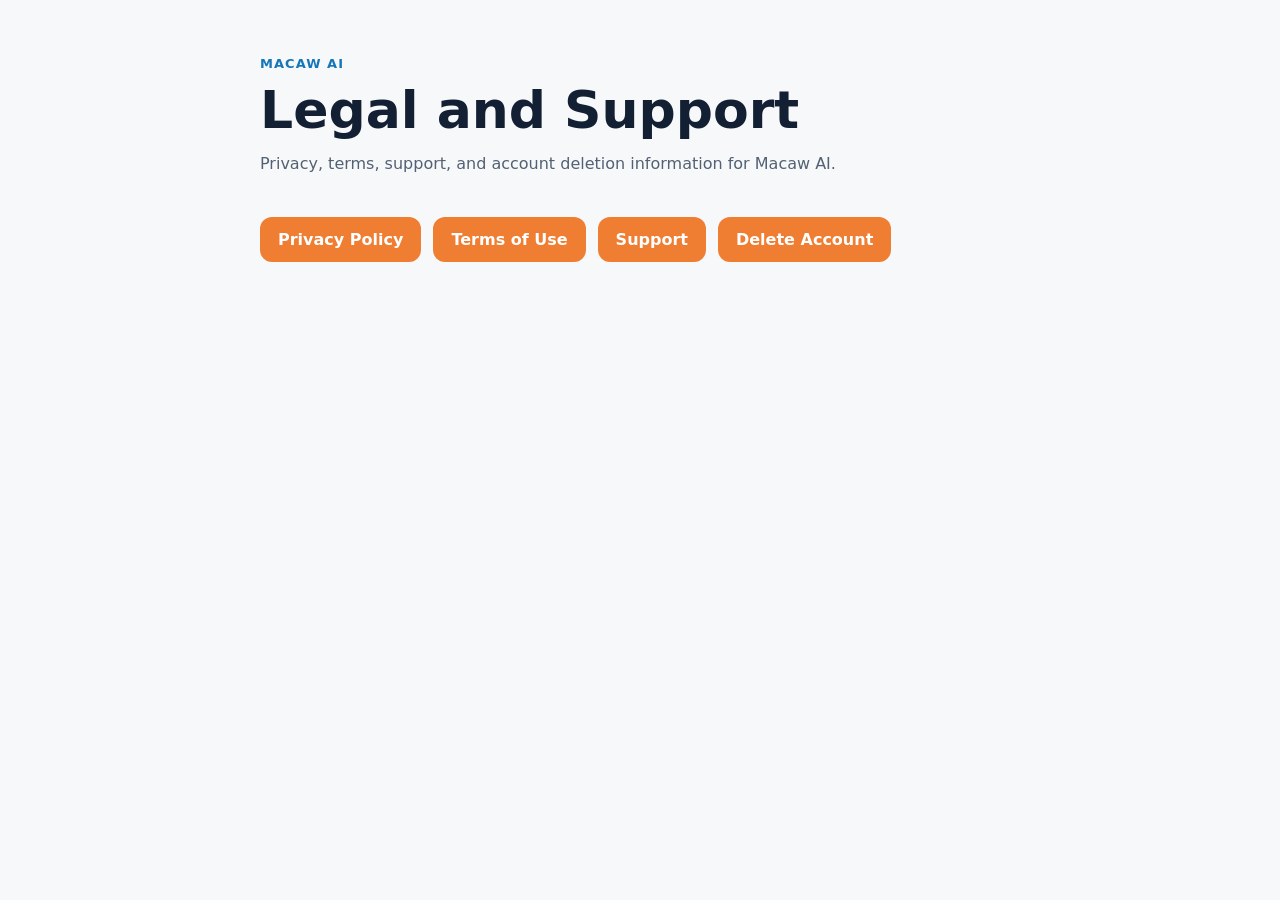
<file: index.html>
<!doctype html>
<html lang="en">
<head>
  <meta charset="utf-8">
  <meta name="viewport" content="width=device-width, initial-scale=1">
  <title>Macaw AI Legal and Support</title>
  <link rel="stylesheet" href="./assets/legal.css">
</head>
<body>
<main>
  <header>
    <div class="brand">Macaw AI</div>
    <h1>Legal and Support</h1>
    <p>Privacy, terms, support, and account deletion information for Macaw AI.</p>
  </header>
  <div class="actions">
    <a class="button" href="./privacy/">Privacy Policy</a>
    <a class="button" href="./terms/">Terms of Use</a>
    <a class="button" href="./support/">Support</a>
    <a class="button" href="./delete-account/">Delete Account</a>
  </div>
</main>
</body>
</html>
</file>
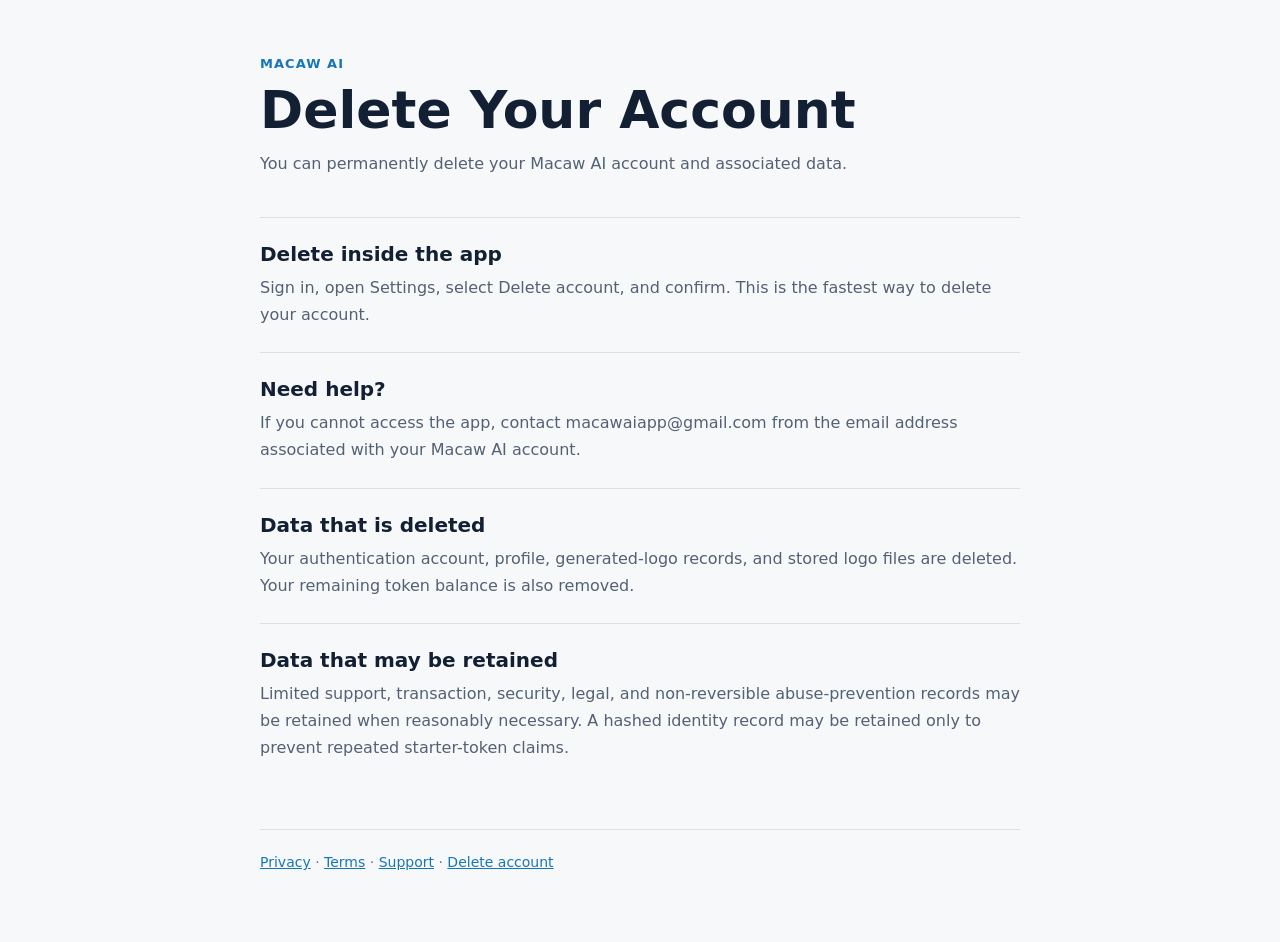
<file: delete-account/index.html>
<!doctype html>
<html lang="en">
<head>
  <meta charset="utf-8">
  <meta name="viewport" content="width=device-width, initial-scale=1">
  <meta name="robots" content="index,follow">
  <title>Delete Your Account | Macaw AI</title>
  <link rel="stylesheet" href="../assets/legal.css">
</head>
<body>
<main>
  <header><div class="brand">Macaw AI</div><h1>Delete Your Account</h1><p>You can permanently delete your Macaw AI account and associated data.</p></header>
  <section><h2>Delete inside the app</h2><p>Sign in, open Settings, select Delete account, and confirm. This is the fastest way to delete your account.</p></section>
  <section><h2>Need help?</h2><p>If you cannot access the app, contact macawaiapp@gmail.com from the email address associated with your Macaw AI account.</p></section>
  <section><h2>Data that is deleted</h2><p>Your authentication account, profile, generated-logo records, and stored logo files are deleted. Your remaining token balance is also removed.</p></section>
  <section><h2>Data that may be retained</h2><p>Limited support, transaction, security, legal, and non-reversible abuse-prevention records may be retained when reasonably necessary. A hashed identity record may be retained only to prevent repeated starter-token claims.</p></section>
  <footer><a href="../privacy/">Privacy</a> · <a href="../terms/">Terms</a> · <a href="../support/">Support</a> · <a href="../delete-account/">Delete account</a></footer>
</main>
</body>
</html>
</file>
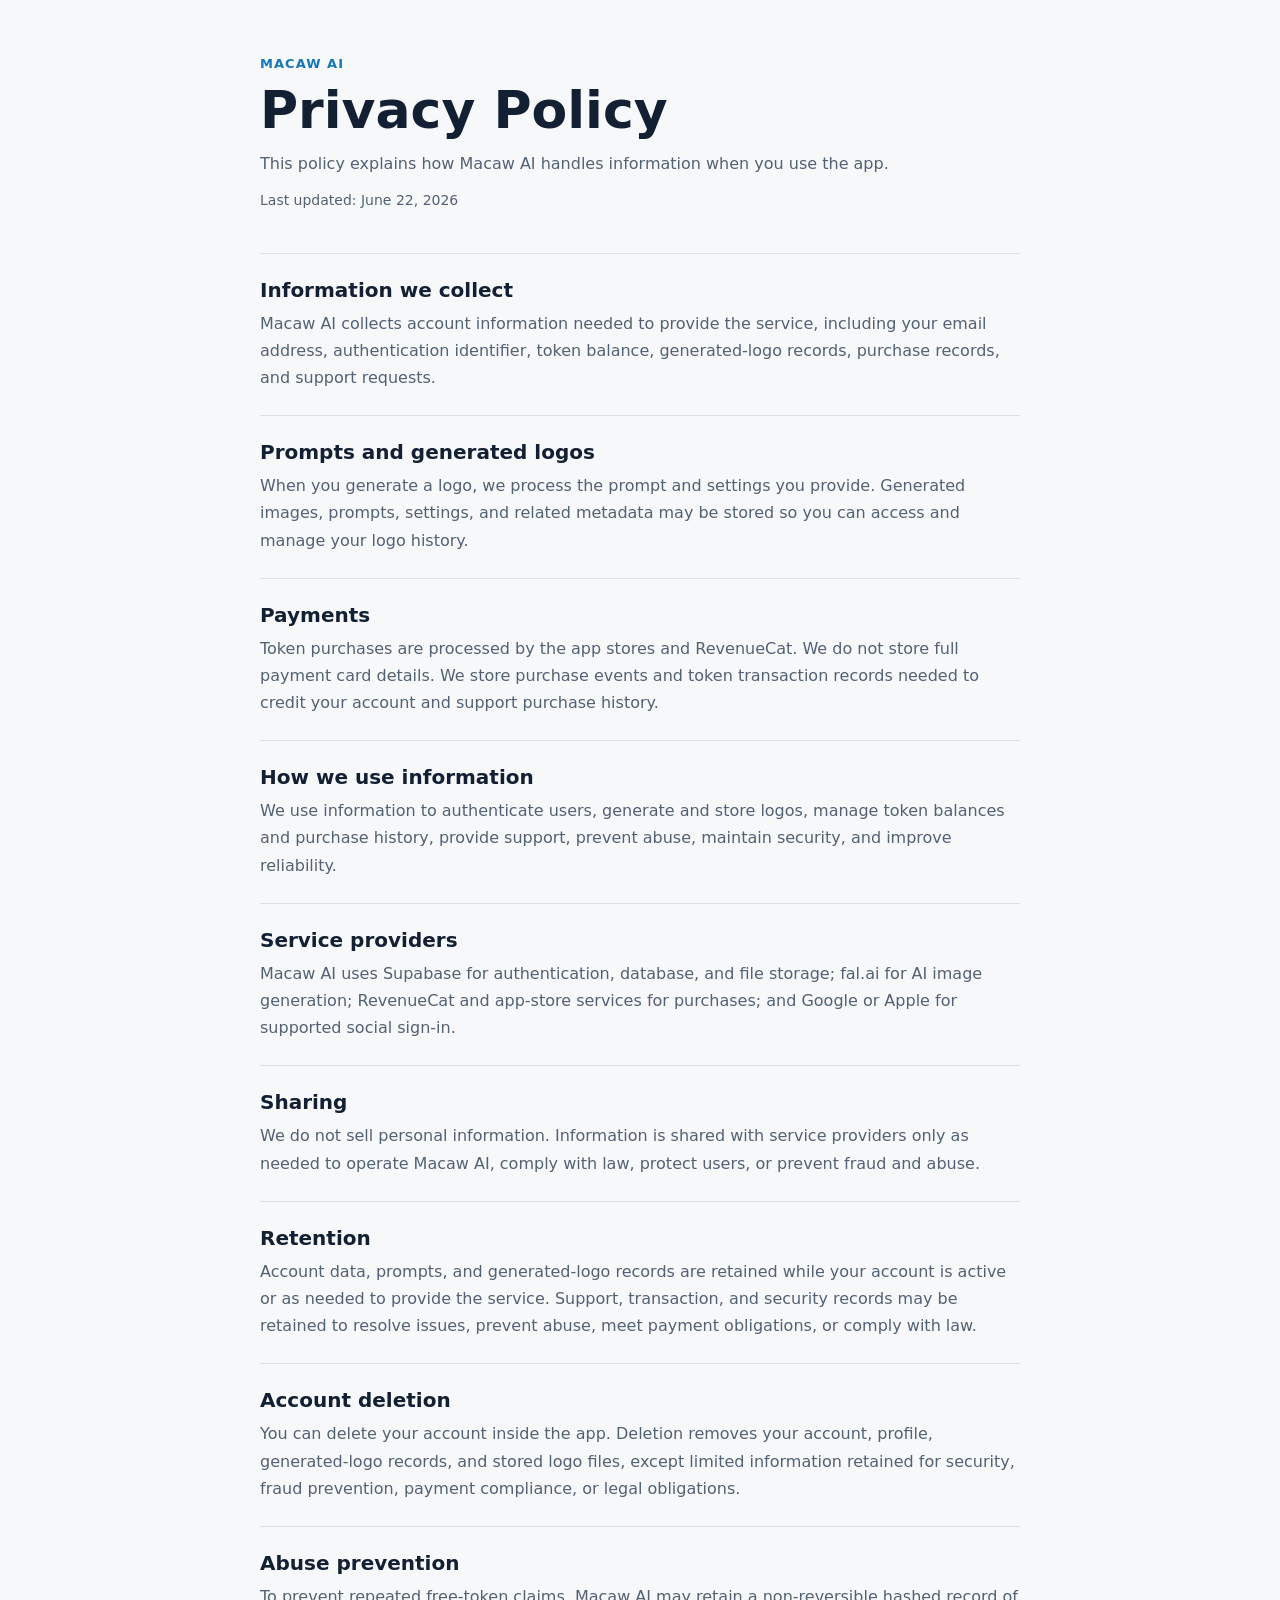
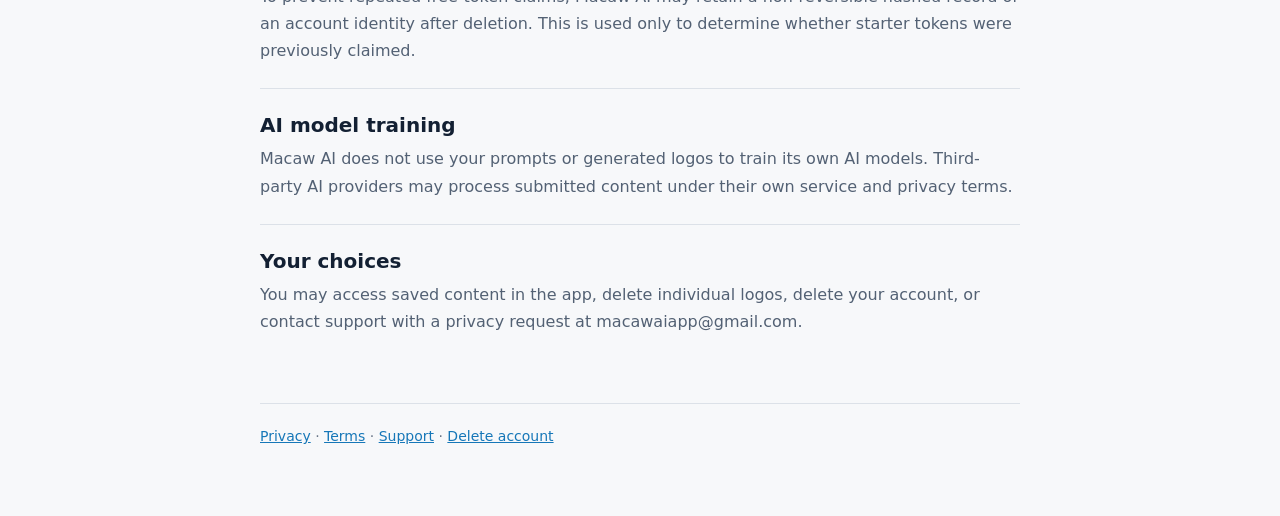
<file: privacy/index.html>
<!doctype html>
<html lang="en">
<head>
  <meta charset="utf-8">
  <meta name="viewport" content="width=device-width, initial-scale=1">
  <meta name="robots" content="index,follow">
  <title>Privacy Policy | Macaw AI</title>
  <link rel="stylesheet" href="../assets/legal.css">
</head>
<body>
<main>
  <header><div class="brand">Macaw AI</div><h1>Privacy Policy</h1><p>This policy explains how Macaw AI handles information when you use the app.</p><p class="updated">Last updated: June 22, 2026</p></header>
  <section><h2>Information we collect</h2><p>Macaw AI collects account information needed to provide the service, including your email address, authentication identifier, token balance, generated-logo records, purchase records, and support requests.</p></section>
  <section><h2>Prompts and generated logos</h2><p>When you generate a logo, we process the prompt and settings you provide. Generated images, prompts, settings, and related metadata may be stored so you can access and manage your logo history.</p></section>
  <section><h2>Payments</h2><p>Token purchases are processed by the app stores and RevenueCat. We do not store full payment card details. We store purchase events and token transaction records needed to credit your account and support purchase history.</p></section>
  <section><h2>How we use information</h2><p>We use information to authenticate users, generate and store logos, manage token balances and purchase history, provide support, prevent abuse, maintain security, and improve reliability.</p></section>
  <section><h2>Service providers</h2><p>Macaw AI uses Supabase for authentication, database, and file storage; fal.ai for AI image generation; RevenueCat and app-store services for purchases; and Google or Apple for supported social sign-in.</p></section>
  <section><h2>Sharing</h2><p>We do not sell personal information. Information is shared with service providers only as needed to operate Macaw AI, comply with law, protect users, or prevent fraud and abuse.</p></section>
  <section><h2>Retention</h2><p>Account data, prompts, and generated-logo records are retained while your account is active or as needed to provide the service. Support, transaction, and security records may be retained to resolve issues, prevent abuse, meet payment obligations, or comply with law.</p></section>
  <section><h2>Account deletion</h2><p>You can delete your account inside the app. Deletion removes your account, profile, generated-logo records, and stored logo files, except limited information retained for security, fraud prevention, payment compliance, or legal obligations.</p></section>
  <section><h2>Abuse prevention</h2><p>To prevent repeated free-token claims, Macaw AI may retain a non-reversible hashed record of an account identity after deletion. This is used only to determine whether starter tokens were previously claimed.</p></section>
  <section><h2>AI model training</h2><p>Macaw AI does not use your prompts or generated logos to train its own AI models. Third-party AI providers may process submitted content under their own service and privacy terms.</p></section>
  <section><h2>Your choices</h2><p>You may access saved content in the app, delete individual logos, delete your account, or contact support with a privacy request at macawaiapp@gmail.com.</p></section>
  <footer><a href="../privacy/">Privacy</a> · <a href="../terms/">Terms</a> · <a href="../support/">Support</a> · <a href="../delete-account/">Delete account</a></footer>
</main>
</body>
</html>
</file>
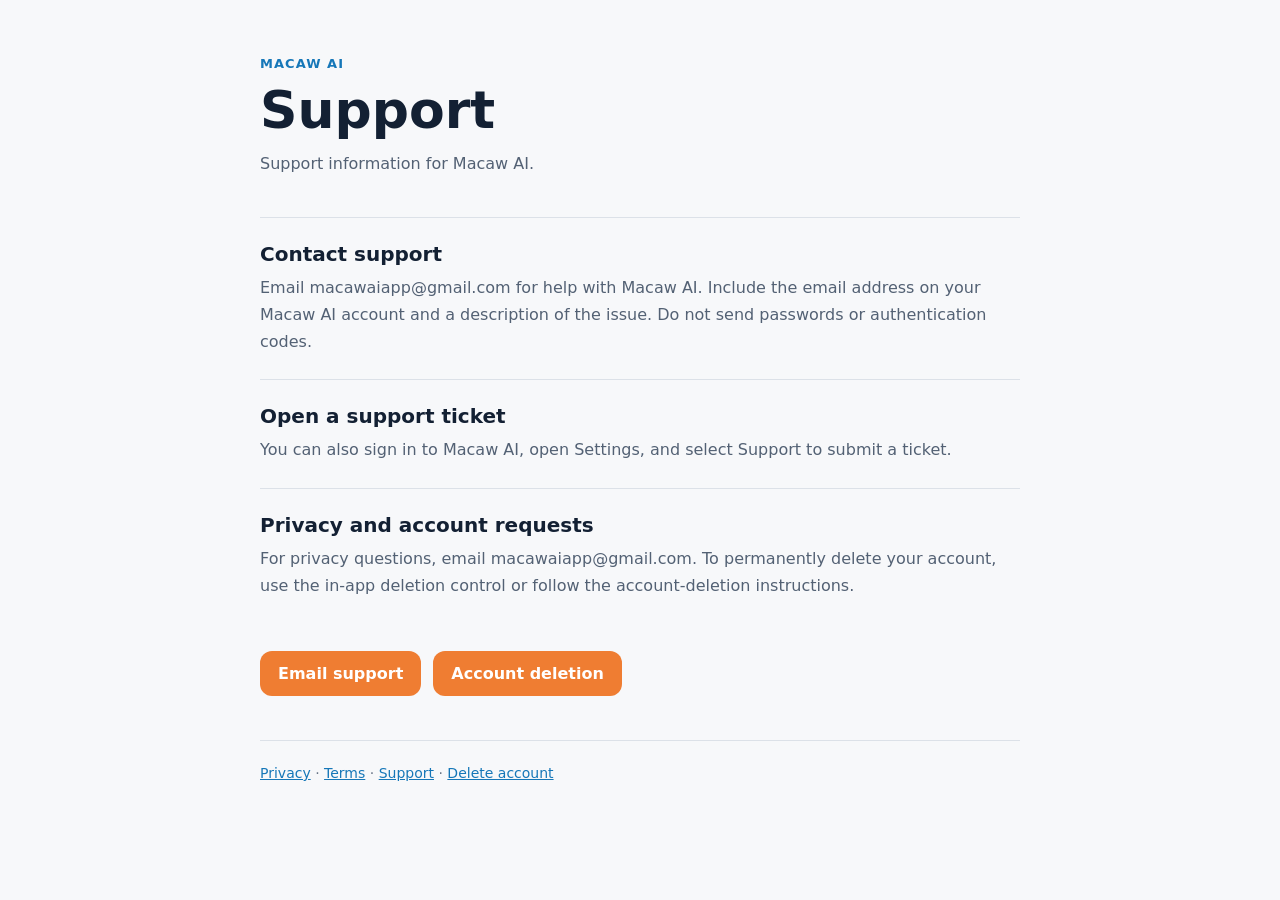
<file: support/index.html>
<!doctype html>
<html lang="en">
<head>
  <meta charset="utf-8">
  <meta name="viewport" content="width=device-width, initial-scale=1">
  <meta name="robots" content="index,follow">
  <title>Support | Macaw AI</title>
  <link rel="stylesheet" href="../assets/legal.css">
</head>
<body>
<main>
  <header><div class="brand">Macaw AI</div><h1>Support</h1><p>Support information for Macaw AI.</p></header>
  <section><h2>Contact support</h2><p>Email macawaiapp@gmail.com for help with Macaw AI. Include the email address on your Macaw AI account and a description of the issue. Do not send passwords or authentication codes.</p></section>
  <section><h2>Open a support ticket</h2><p>You can also sign in to Macaw AI, open Settings, and select Support to submit a ticket.</p></section>
  <section><h2>Privacy and account requests</h2><p>For privacy questions, email macawaiapp@gmail.com. To permanently delete your account, use the in-app deletion control or follow the account-deletion instructions.</p></section>
  <div class="actions"><a class="button" href="mailto:macawaiapp@gmail.com?subject=Macaw%20AI%20support%20request">Email support</a><a class="button" href="../delete-account/">Account deletion</a></div>
  <footer><a href="../privacy/">Privacy</a> · <a href="../terms/">Terms</a> · <a href="../support/">Support</a> · <a href="../delete-account/">Delete account</a></footer>
</main>
</body>
</html>
</file>
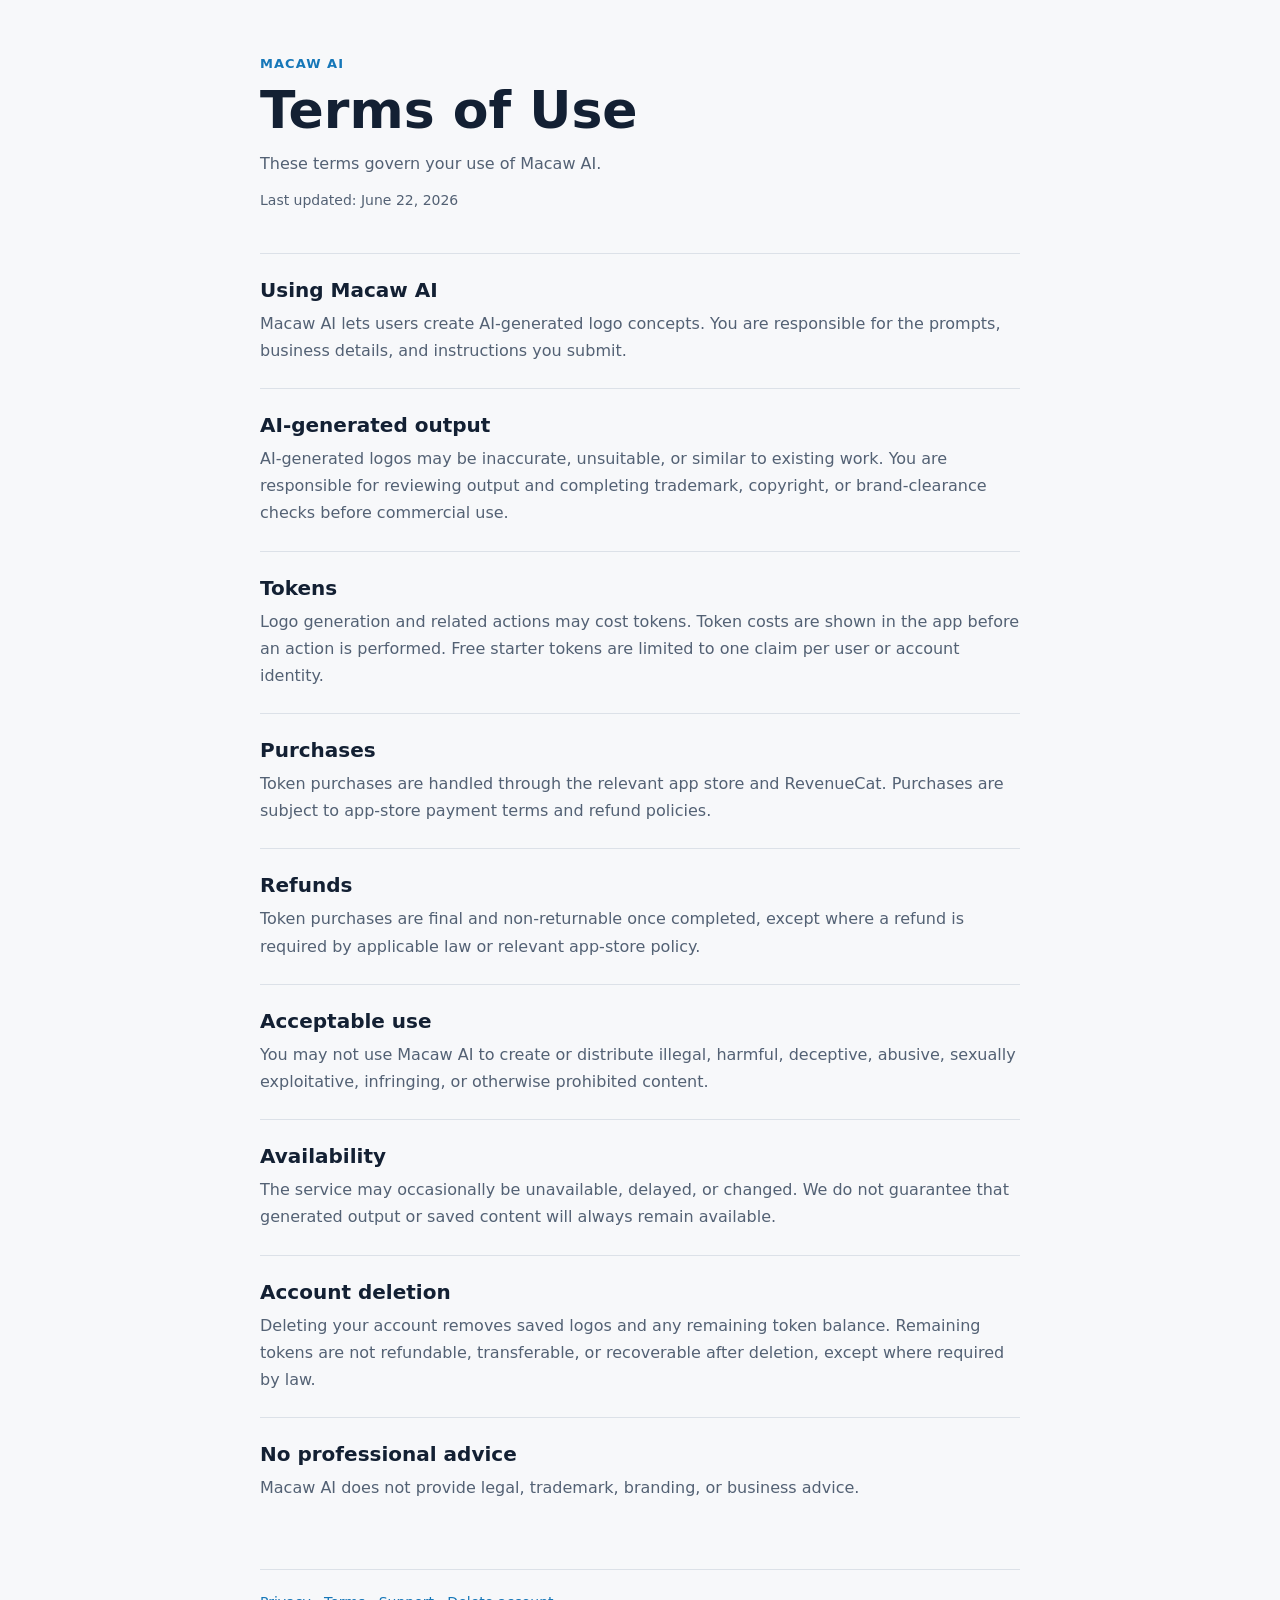
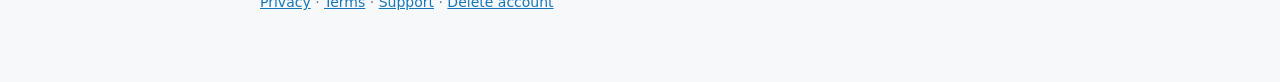
<file: terms/index.html>
<!doctype html>
<html lang="en">
<head>
  <meta charset="utf-8">
  <meta name="viewport" content="width=device-width, initial-scale=1">
  <meta name="robots" content="index,follow">
  <title>Terms of Use | Macaw AI</title>
  <link rel="stylesheet" href="../assets/legal.css">
</head>
<body>
<main>
  <header><div class="brand">Macaw AI</div><h1>Terms of Use</h1><p>These terms govern your use of Macaw AI.</p><p class="updated">Last updated: June 22, 2026</p></header>
  <section><h2>Using Macaw AI</h2><p>Macaw AI lets users create AI-generated logo concepts. You are responsible for the prompts, business details, and instructions you submit.</p></section>
  <section><h2>AI-generated output</h2><p>AI-generated logos may be inaccurate, unsuitable, or similar to existing work. You are responsible for reviewing output and completing trademark, copyright, or brand-clearance checks before commercial use.</p></section>
  <section><h2>Tokens</h2><p>Logo generation and related actions may cost tokens. Token costs are shown in the app before an action is performed. Free starter tokens are limited to one claim per user or account identity.</p></section>
  <section><h2>Purchases</h2><p>Token purchases are handled through the relevant app store and RevenueCat. Purchases are subject to app-store payment terms and refund policies.</p></section>
  <section><h2>Refunds</h2><p>Token purchases are final and non-returnable once completed, except where a refund is required by applicable law or relevant app-store policy.</p></section>
  <section><h2>Acceptable use</h2><p>You may not use Macaw AI to create or distribute illegal, harmful, deceptive, abusive, sexually exploitative, infringing, or otherwise prohibited content.</p></section>
  <section><h2>Availability</h2><p>The service may occasionally be unavailable, delayed, or changed. We do not guarantee that generated output or saved content will always remain available.</p></section>
  <section><h2>Account deletion</h2><p>Deleting your account removes saved logos and any remaining token balance. Remaining tokens are not refundable, transferable, or recoverable after deletion, except where required by law.</p></section>
  <section><h2>No professional advice</h2><p>Macaw AI does not provide legal, trademark, branding, or business advice.</p></section>
  <footer><a href="../privacy/">Privacy</a> · <a href="../terms/">Terms</a> · <a href="../support/">Support</a> · <a href="../delete-account/">Delete account</a></footer>
</main>
</body>
</html>
</file>
<file: assets/legal.css>
:root {
  color-scheme: light;
  font-family: Inter, ui-sans-serif, system-ui, -apple-system, BlinkMacSystemFont, "Segoe UI", sans-serif;
}

* { box-sizing: border-box; }
body { margin: 0; background: #f7f8fa; color: #132033; }
main { width: min(760px, calc(100% - 32px)); margin: 0 auto; padding: 56px 0 72px; }
header { margin-bottom: 40px; }
.brand { color: #1677b8; font-size: 13px; font-weight: 800; letter-spacing: .08em; text-transform: uppercase; }
h1 { margin: 12px 0; font-size: clamp(34px, 7vw, 52px); line-height: 1.05; }
h2 { margin: 0 0 8px; font-size: 20px; }
p { margin: 0; color: #536174; font-size: 16px; line-height: 1.7; }
.updated { margin-top: 12px; font-size: 14px; }
section { padding: 24px 0; border-top: 1px solid #dce1e8; }
.actions { display: flex; flex-wrap: wrap; gap: 12px; margin-top: 28px; }
.button { display: inline-block; padding: 13px 18px; border-radius: 12px; background: #ef7d32; color: #fff; font-weight: 800; text-decoration: none; }
footer { margin-top: 44px; padding-top: 24px; border-top: 1px solid #dce1e8; color: #697587; font-size: 14px; }
footer a { color: #1677b8; }
</file>
